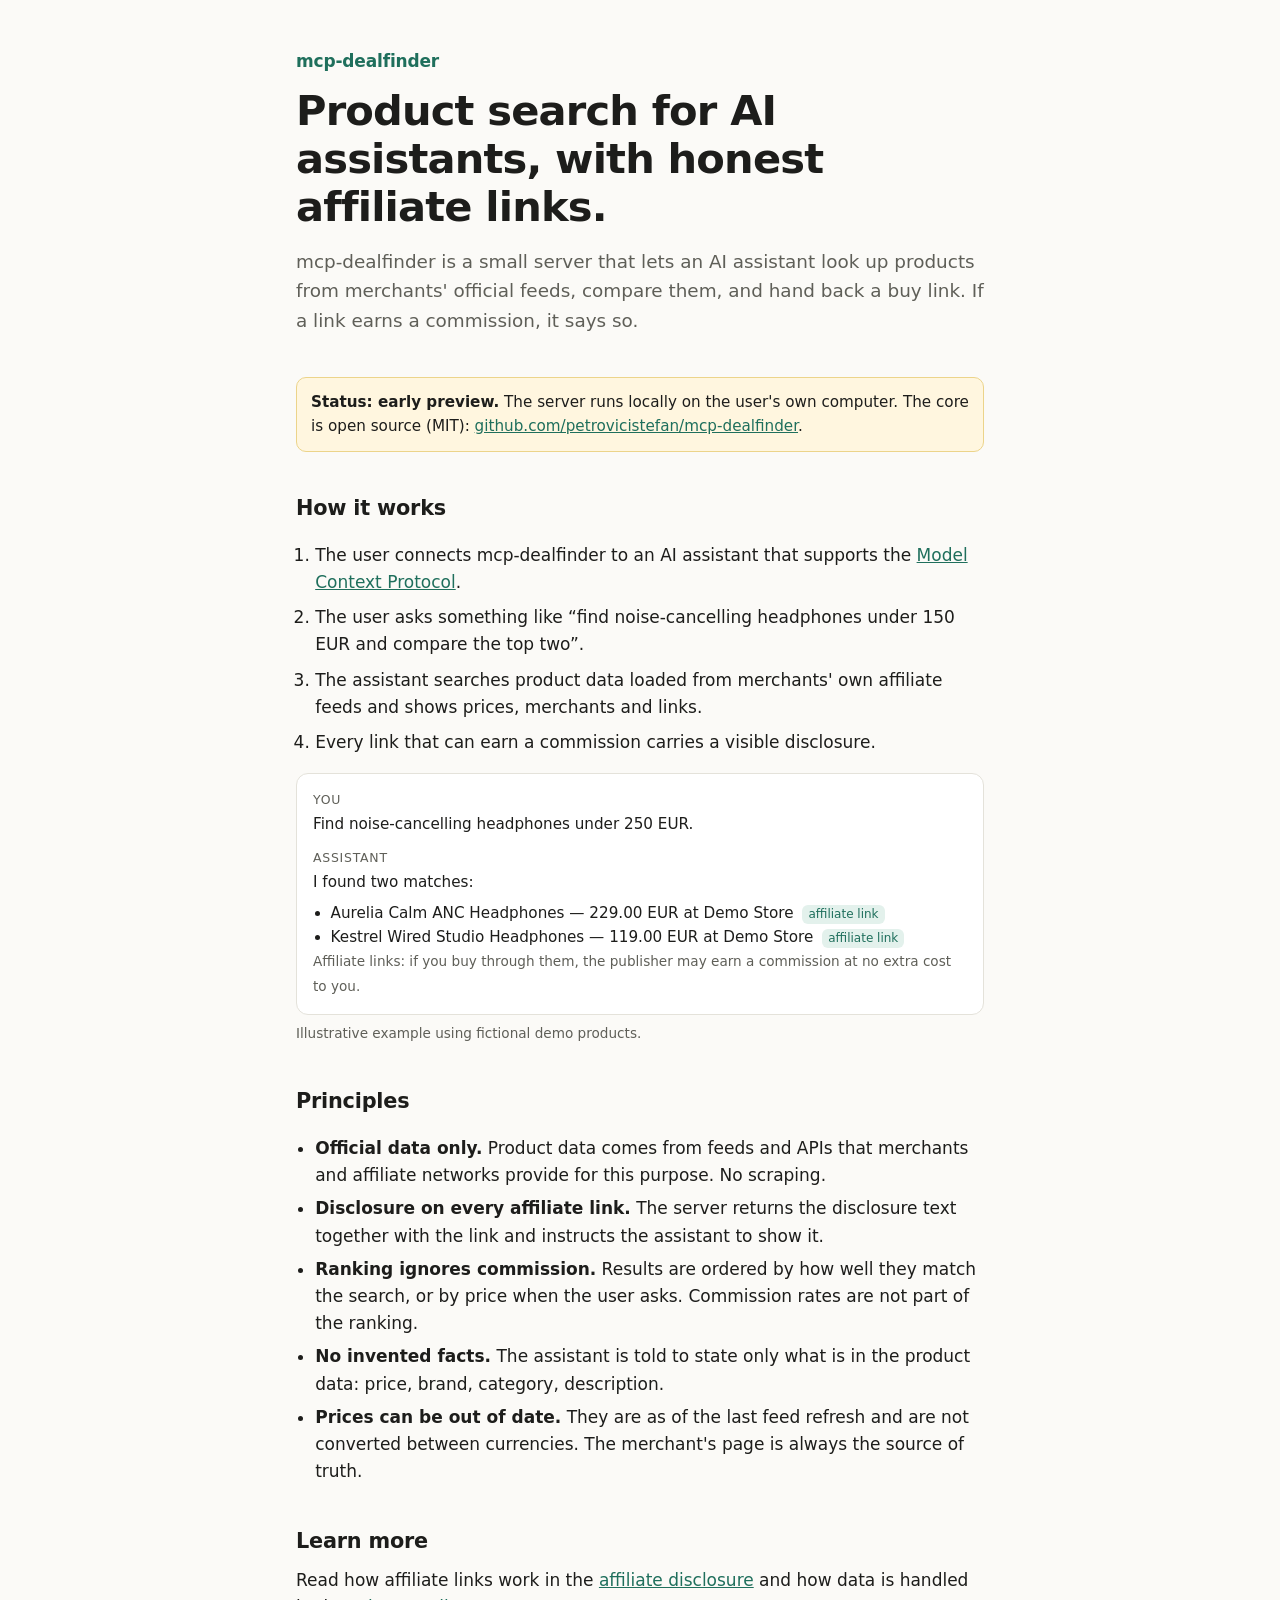
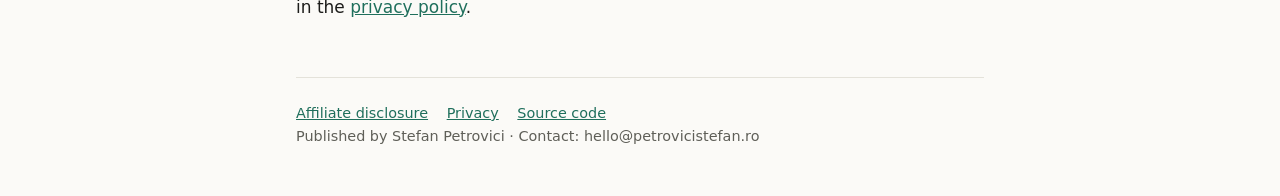
<file: mcp-dealfinder/index.html>
<!doctype html>
<html lang="en">
<head>
  <meta charset="utf-8">
  <meta name="viewport" content="width=device-width, initial-scale=1">
  <title>mcp-dealfinder — product search for AI assistants</title>
  <meta name="description" content="An MCP server that lets AI assistants search merchants' official product feeds and return buy links, with a clear affiliate disclosure on every link.">
  <link rel="stylesheet" href="style.css">
</head>
<body>
  <div class="wrap">
    <header class="site">
      <div class="name">mcp-dealfinder</div>
      <h1>Product search for AI assistants, with honest affiliate links.</h1>
      <p class="lead">mcp-dealfinder is a small server that lets an AI assistant look up products from merchants' official feeds, compare them, and hand back a buy link. If a link earns a commission, it says so.</p>
    </header>

    <div class="note">
      <strong>Status: early preview.</strong> The server runs locally on the user's own computer. The core is open source (MIT): <a href="https://github.com/petrovicistefan/mcp-dealfinder">github.com/petrovicistefan/mcp-dealfinder</a>.
    </div>

    <h2>How it works</h2>
    <ol class="steps">
      <li>The user connects mcp-dealfinder to an AI assistant that supports the <a href="https://modelcontextprotocol.io">Model Context Protocol</a>.</li>
      <li>The user asks something like “find noise-cancelling headphones under 150 EUR and compare the top two”.</li>
      <li>The assistant searches product data loaded from merchants' own affiliate feeds and shows prices, merchants and links.</li>
      <li>Every link that can earn a commission carries a visible disclosure.</li>
    </ol>

    <div class="chat" aria-label="Illustrative example">
      <div class="who">You</div>
      <div class="msg">Find noise-cancelling headphones under 250 EUR.</div>
      <div class="who">Assistant</div>
      <div class="msg">
        I found two matches:
        <ul>
          <li>Aurelia Calm ANC Headphones — 229.00 EUR at Demo Store <span class="tag">affiliate link</span></li>
          <li>Kestrel Wired Studio Headphones — 119.00 EUR at Demo Store <span class="tag">affiliate link</span></li>
        </ul>
        <span class="caption">Affiliate links: if you buy through them, the publisher may earn a commission at no extra cost to you.</span>
      </div>
    </div>
    <p class="caption">Illustrative example using fictional demo products.</p>

    <h2>Principles</h2>
    <ul class="principles">
      <li><strong>Official data only.</strong> Product data comes from feeds and APIs that merchants and affiliate networks provide for this purpose. No scraping.</li>
      <li><strong>Disclosure on every affiliate link.</strong> The server returns the disclosure text together with the link and instructs the assistant to show it.</li>
      <li><strong>Ranking ignores commission.</strong> Results are ordered by how well they match the search, or by price when the user asks. Commission rates are not part of the ranking.</li>
      <li><strong>No invented facts.</strong> The assistant is told to state only what is in the product data: price, brand, category, description.</li>
      <li><strong>Prices can be out of date.</strong> They are as of the last feed refresh and are not converted between currencies. The merchant's page is always the source of truth.</li>
    </ul>

    <h2>Learn more</h2>
    <p>Read how affiliate links work in the <a href="affiliate-disclosure.html">affiliate disclosure</a> and how data is handled in the <a href="privacy.html">privacy policy</a>.</p>

    <footer class="site">
      <a href="affiliate-disclosure.html">Affiliate disclosure</a>
      <a href="privacy.html">Privacy</a>
      <a href="https://github.com/petrovicistefan/mcp-dealfinder">Source code</a>
      <div>Published by Stefan Petrovici · Contact: hello@petrovicistefan.ro</div>
    </footer>
  </div>
</body>
</html>
</file>
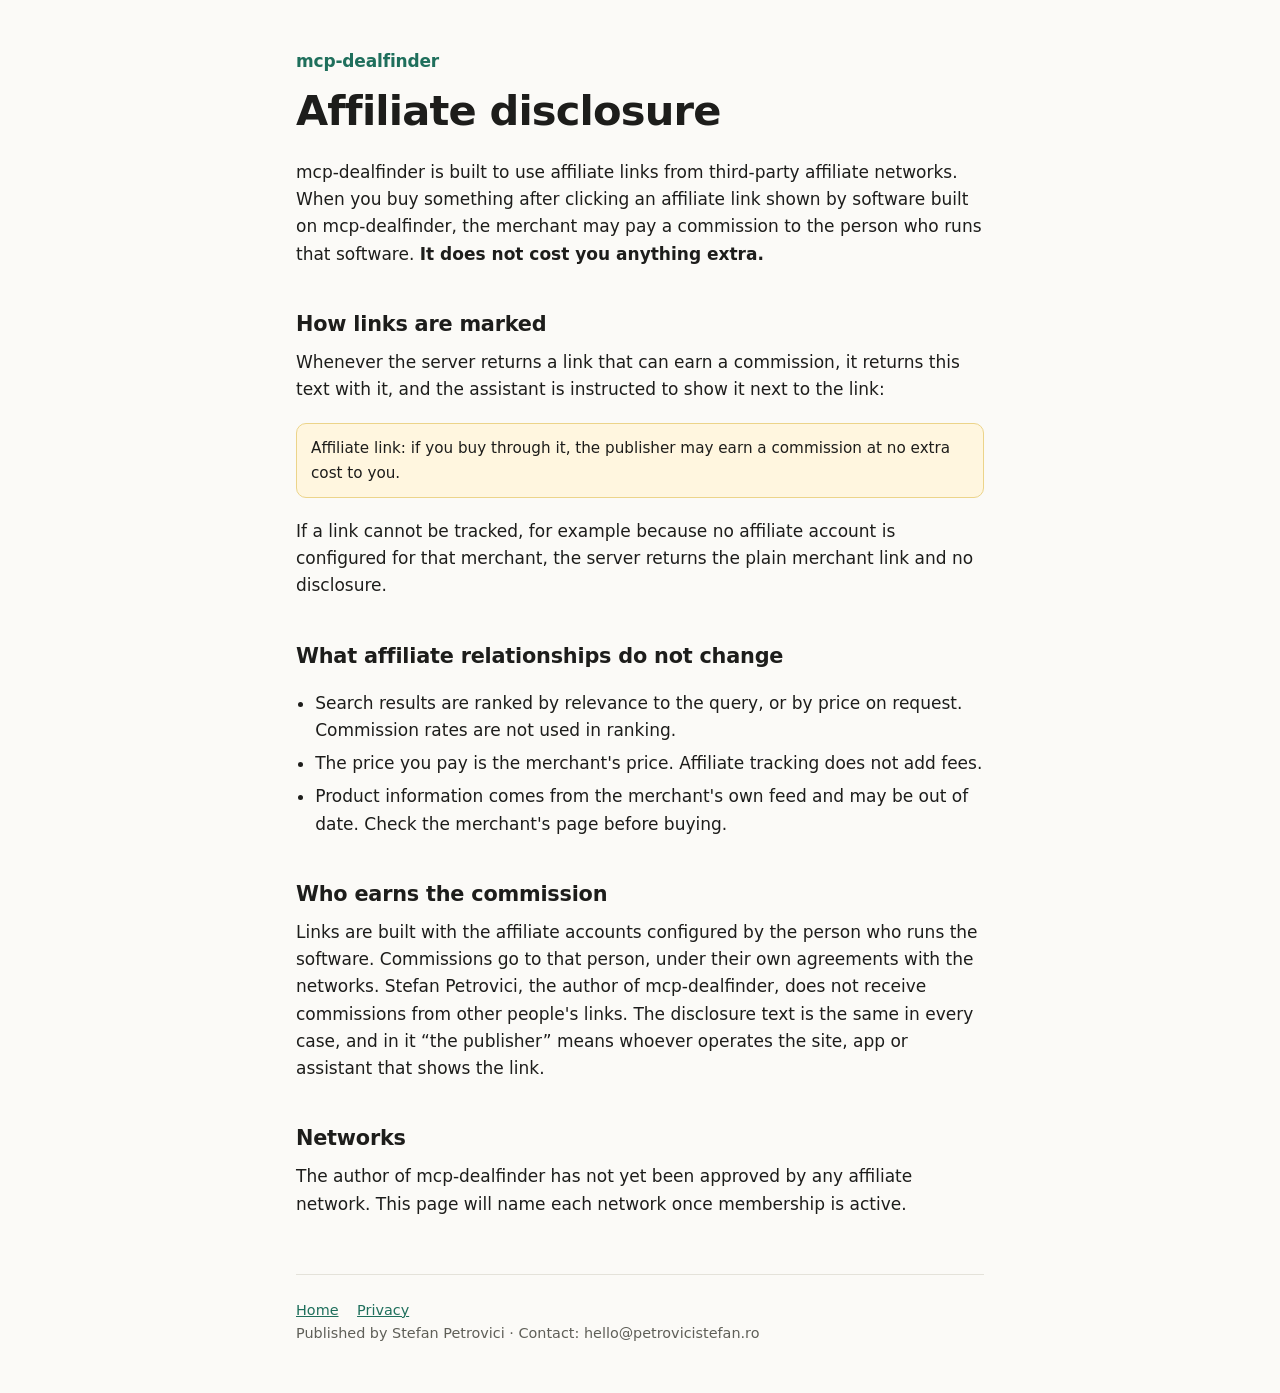
<file: mcp-dealfinder/affiliate-disclosure.html>
<!doctype html>
<html lang="en">
<head>
  <meta charset="utf-8">
  <meta name="viewport" content="width=device-width, initial-scale=1">
  <title>Affiliate disclosure — mcp-dealfinder</title>
  <meta name="description" content="How affiliate links work in mcp-dealfinder and how they are disclosed.">
  <link rel="stylesheet" href="style.css">
</head>
<body>
  <div class="wrap">
    <header class="site">
      <div class="name"><a href="index.html" style="text-decoration:none">mcp-dealfinder</a></div>
      <h1>Affiliate disclosure</h1>
    </header>

    <p>mcp-dealfinder is built to use affiliate links from third-party affiliate networks. When you buy something after clicking an affiliate link shown by software built on mcp-dealfinder, the merchant may pay a commission to the person who runs that software. <strong>It does not cost you anything extra.</strong></p>

    <h2>How links are marked</h2>
    <p>Whenever the server returns a link that can earn a commission, it returns this text with it, and the assistant is instructed to show it next to the link:</p>
    <div class="note">Affiliate link: if you buy through it, the publisher may earn a commission at no extra cost to you.</div>
    <p>If a link cannot be tracked, for example because no affiliate account is configured for that merchant, the server returns the plain merchant link and no disclosure.</p>

    <h2>What affiliate relationships do not change</h2>
    <ul class="principles">
      <li>Search results are ranked by relevance to the query, or by price on request. Commission rates are not used in ranking.</li>
      <li>The price you pay is the merchant's price. Affiliate tracking does not add fees.</li>
      <li>Product information comes from the merchant's own feed and may be out of date. Check the merchant's page before buying.</li>
    </ul>

    <h2>Who earns the commission</h2>
    <p>Links are built with the affiliate accounts configured by the person who runs the software. Commissions go to that person, under their own agreements with the networks. Stefan Petrovici, the author of mcp-dealfinder, does not receive commissions from other people's links. The disclosure text is the same in every case, and in it “the publisher” means whoever operates the site, app or assistant that shows the link.</p>

    <h2>Networks</h2>
    <p>The author of mcp-dealfinder has not yet been approved by any affiliate network. This page will name each network once membership is active.</p>

    <footer class="site">
      <a href="index.html">Home</a>
      <a href="privacy.html">Privacy</a>
      <div>Published by Stefan Petrovici · Contact: hello@petrovicistefan.ro</div>
    </footer>
  </div>
</body>
</html>
</file>
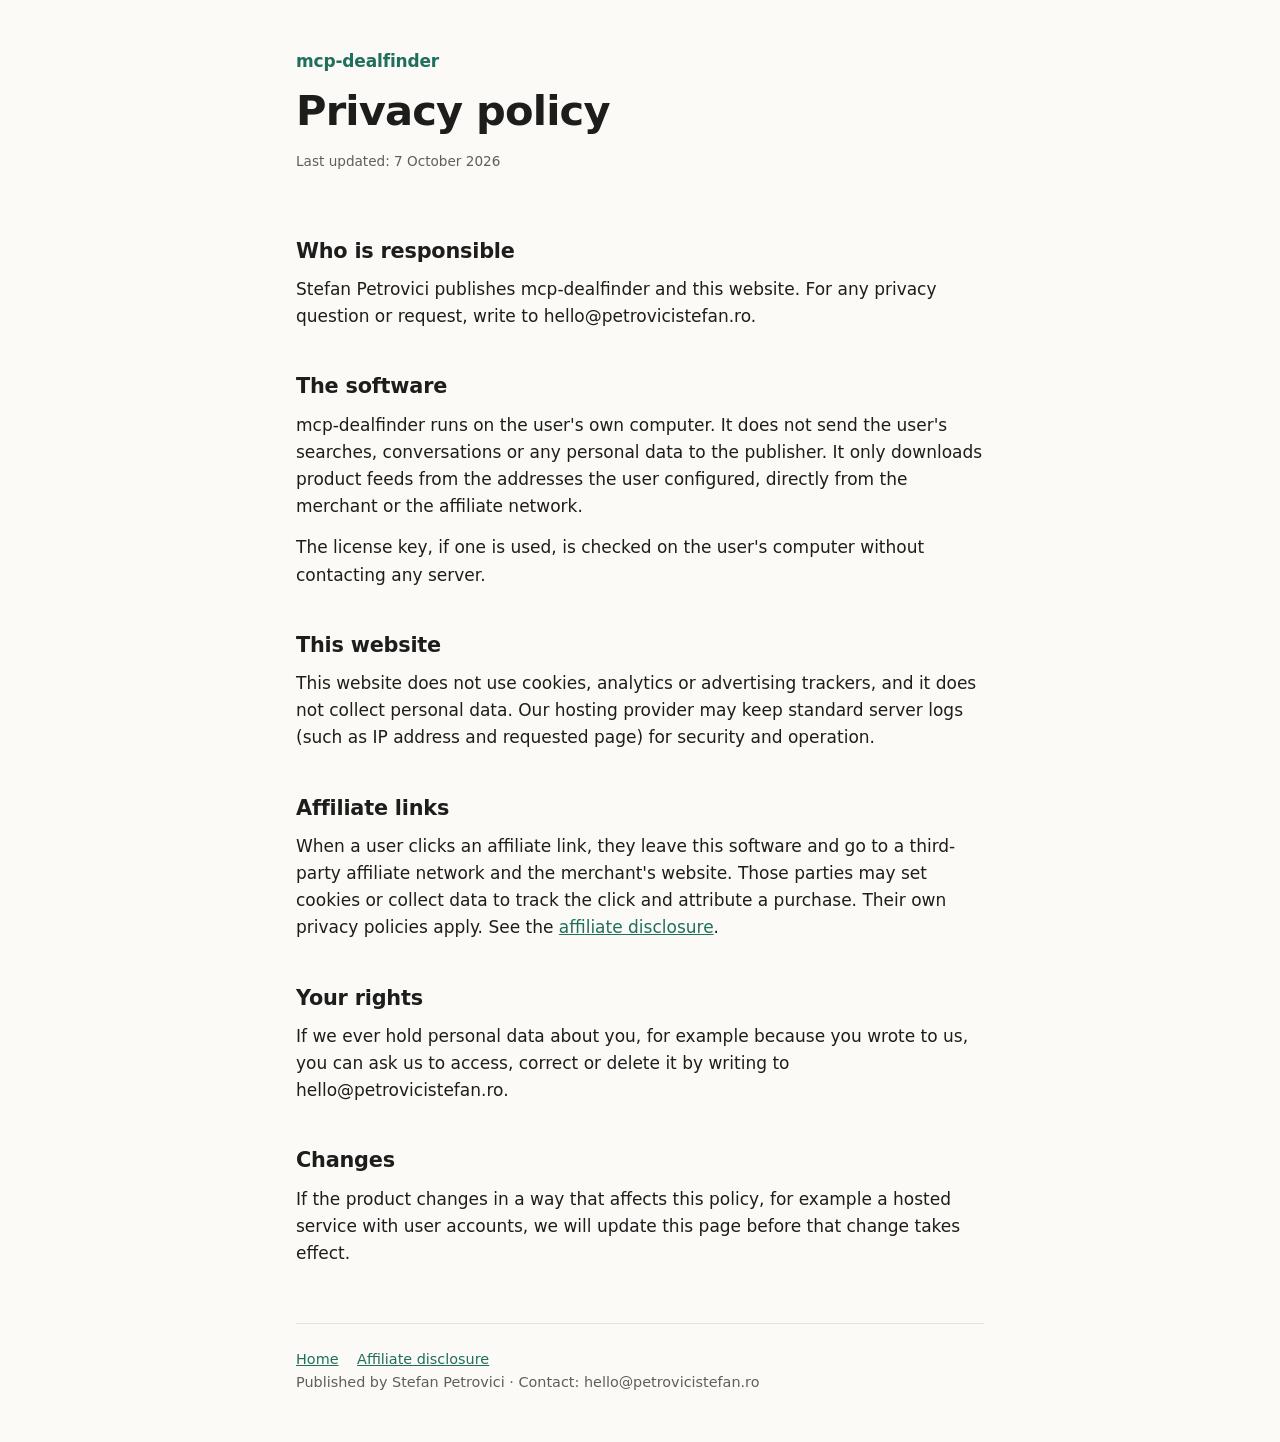
<file: mcp-dealfinder/privacy.html>
<!doctype html>
<html lang="en">
<head>
  <meta charset="utf-8">
  <meta name="viewport" content="width=device-width, initial-scale=1">
  <title>Privacy policy — mcp-dealfinder</title>
  <meta name="description" content="What data mcp-dealfinder and this website collect: none.">
  <link rel="stylesheet" href="style.css">
</head>
<body>
  <div class="wrap">
    <header class="site">
      <div class="name"><a href="index.html" style="text-decoration:none">mcp-dealfinder</a></div>
      <h1>Privacy policy</h1>
      <p class="caption">Last updated: 7 October 2026</p>
    </header>

    <h2>Who is responsible</h2>
    <p>Stefan Petrovici publishes mcp-dealfinder and this website. For any privacy question or request, write to hello@petrovicistefan.ro.</p>

    <h2>The software</h2>
    <p>mcp-dealfinder runs on the user's own computer. It does not send the user's searches, conversations or any personal data to the publisher. It only downloads product feeds from the addresses the user configured, directly from the merchant or the affiliate network.</p>
    <p>The license key, if one is used, is checked on the user's computer without contacting any server.</p>

    <h2>This website</h2>
    <p>This website does not use cookies, analytics or advertising trackers, and it does not collect personal data. Our hosting provider may keep standard server logs (such as IP address and requested page) for security and operation.</p>

    <h2>Affiliate links</h2>
    <p>When a user clicks an affiliate link, they leave this software and go to a third-party affiliate network and the merchant's website. Those parties may set cookies or collect data to track the click and attribute a purchase. Their own privacy policies apply. See the <a href="affiliate-disclosure.html">affiliate disclosure</a>.</p>

    <h2>Your rights</h2>
    <p>If we ever hold personal data about you, for example because you wrote to us, you can ask us to access, correct or delete it by writing to hello@petrovicistefan.ro.</p>

    <h2>Changes</h2>
    <p>If the product changes in a way that affects this policy, for example a hosted service with user accounts, we will update this page before that change takes effect.</p>

    <footer class="site">
      <a href="index.html">Home</a>
      <a href="affiliate-disclosure.html">Affiliate disclosure</a>
      <div>Published by Stefan Petrovici · Contact: hello@petrovicistefan.ro</div>
    </footer>
  </div>
</body>
</html>
</file>
<file: mcp-dealfinder/style.css>
:root {
  --bg: #fbfaf7;
  --surface: #ffffff;
  --text: #1d1d1b;
  --muted: #5f5f58;
  --line: #e4e2da;
  --accent: #1f6f5c;
  --accent-soft: #e3f1ec;
  --note-bg: #fff6df;
  --note-line: #ecd48a;
}

@media (prefers-color-scheme: dark) {
  :root:not([data-theme="light"]) {
    --bg: #161715;
    --surface: #1e201d;
    --text: #ecebe6;
    --muted: #a3a29a;
    --line: #34362f;
    --accent: #5fc3a6;
    --accent-soft: #1d2b26;
    --note-bg: #2b2616;
    --note-line: #5a4d1f;
  }
}

* { box-sizing: border-box; }

body {
  margin: 0;
  background: var(--bg);
  color: var(--text);
  font: 17px/1.6 system-ui, -apple-system, "Segoe UI", Roboto, sans-serif;
}

.wrap { max-width: 720px; margin: 0 auto; padding: 0 16px; }

header.site { padding: 48px 0 8px; }
header.site .name { font-weight: 700; letter-spacing: -0.01em; color: var(--accent); }
h1 { font-size: clamp(1.9rem, 5vw, 2.6rem); line-height: 1.15; margin: 12px 0 16px; letter-spacing: -0.02em; }
h2 { font-size: 1.3rem; margin: 40px 0 8px; letter-spacing: -0.01em; }
p { margin: 0 0 14px; }
.lead { font-size: 1.15rem; color: var(--muted); }
a { color: var(--accent); }

.note {
  background: var(--note-bg);
  border: 1px solid var(--note-line);
  border-radius: 10px;
  padding: 12px 14px;
  font-size: 0.95rem;
  margin: 20px 0;
}

ol.steps { padding-left: 1.2rem; }
ol.steps li { margin-bottom: 8px; }

.chat {
  background: var(--surface);
  border: 1px solid var(--line);
  border-radius: 12px;
  padding: 16px;
  margin: 16px 0 8px;
  font-size: 0.95rem;
}
.chat .who { font-size: 0.78rem; text-transform: uppercase; letter-spacing: 0.06em; color: var(--muted); margin-bottom: 2px; }
.chat .msg + .who { margin-top: 12px; }
.chat ul { margin: 6px 0 0; padding-left: 1.1rem; }
.chat .tag {
  display: inline-block;
  font-size: 0.75rem;
  background: var(--accent-soft);
  color: var(--accent);
  border-radius: 6px;
  padding: 0 6px;
  margin-left: 4px;
}
.caption { font-size: 0.85rem; color: var(--muted); }

ul.principles { padding-left: 1.2rem; }
ul.principles li { margin-bottom: 6px; }

footer.site {
  margin-top: 56px;
  padding: 24px 0 48px;
  border-top: 1px solid var(--line);
  font-size: 0.9rem;
  color: var(--muted);
}
footer.site a { margin-right: 14px; }
</file>
